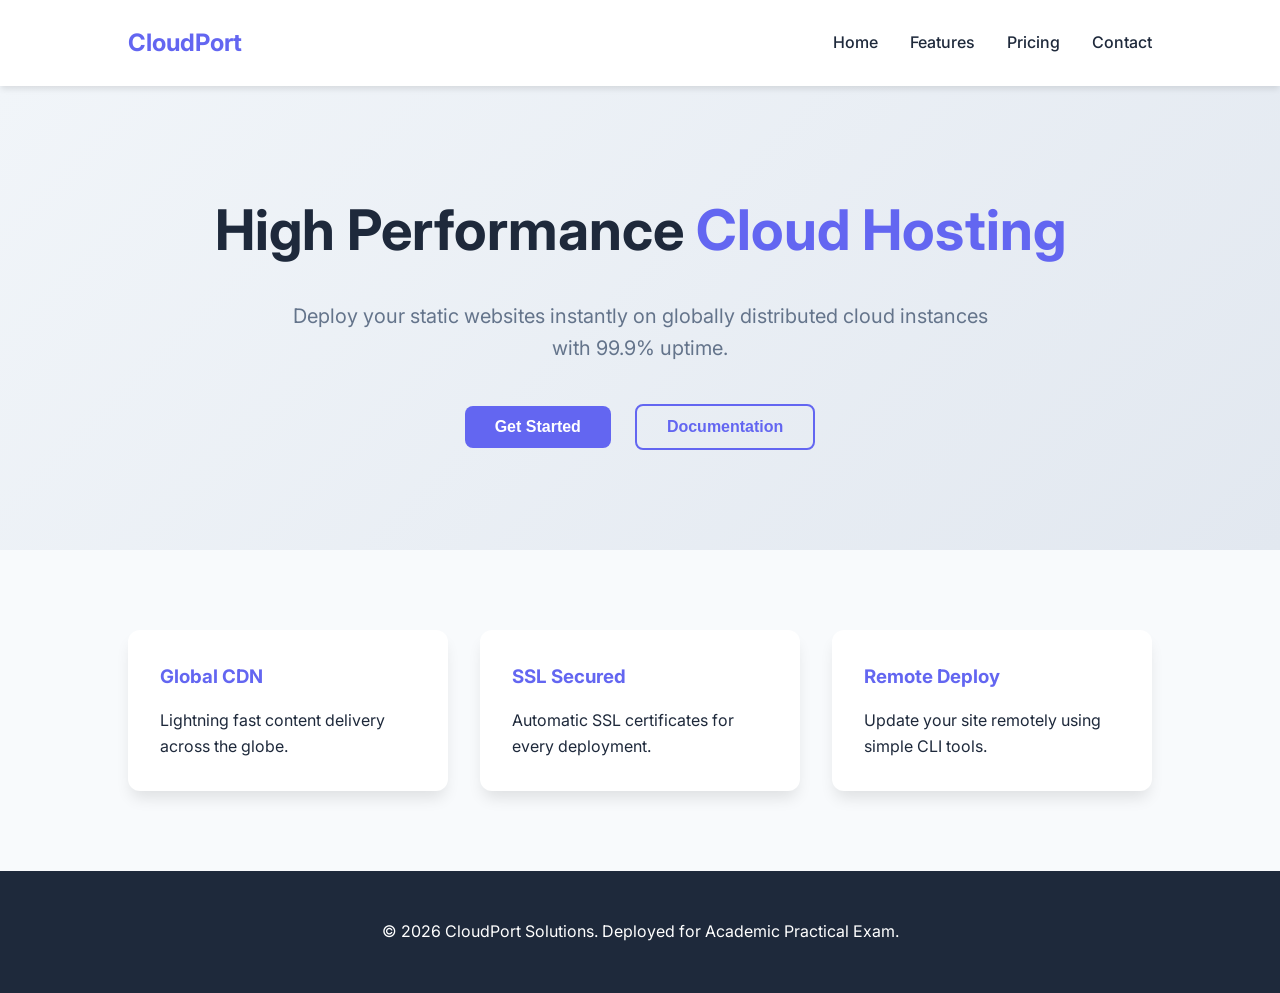
<file: cc-static-website/website/index.html>
<!DOCTYPE html>
<html lang="en">
<head>
    <meta charset="UTF-8">
    <meta name="viewport" content="width=device-width, initial-scale=1.0">
    <title>Cloud Hosting | Premium Static Site</title>
    <link rel="stylesheet" href="style.css">
</head>
<body>
    <header>
        <nav>
            <div class="logo">CloudPort</div>
            <ul>
                <li><a href="#">Home</a></li>
                <li><a href="#">Features</a></li>
                <li><a href="#">Pricing</a></li>
                <li><a href="#">Contact</a></li>
            </ul>
        </nav>
    </header>

    <main>
        <section class="hero">
            <h1>High Performance <span class="accent">Cloud Hosting</span></h1>
            <p>Deploy your static websites instantly on globally distributed cloud instances with 99.9% uptime.</p>
            <div class="cta-buttons">
                <button class="primary-btn">Get Started</button>
                <button class="secondary-btn">Documentation</button>
            </div>
        </section>

        <section class="features">
            <div class="feature-card">
                <h3>Global CDN</h3>
                <p>Lightning fast content delivery across the globe.</p>
            </div>
            <div class="feature-card">
                <h3>SSL Secured</h3>
                <p>Automatic SSL certificates for every deployment.</p>
            </div>
            <div class="feature-card">
                <h3>Remote Deploy</h3>
                <p>Update your site remotely using simple CLI tools.</p>
            </div>
        </section>
    </main>

    <footer>
        <p>&copy; 2026 CloudPort Solutions. Deployed for Academic Practical Exam.</p>
    </footer>
</body>
</html>
</file>
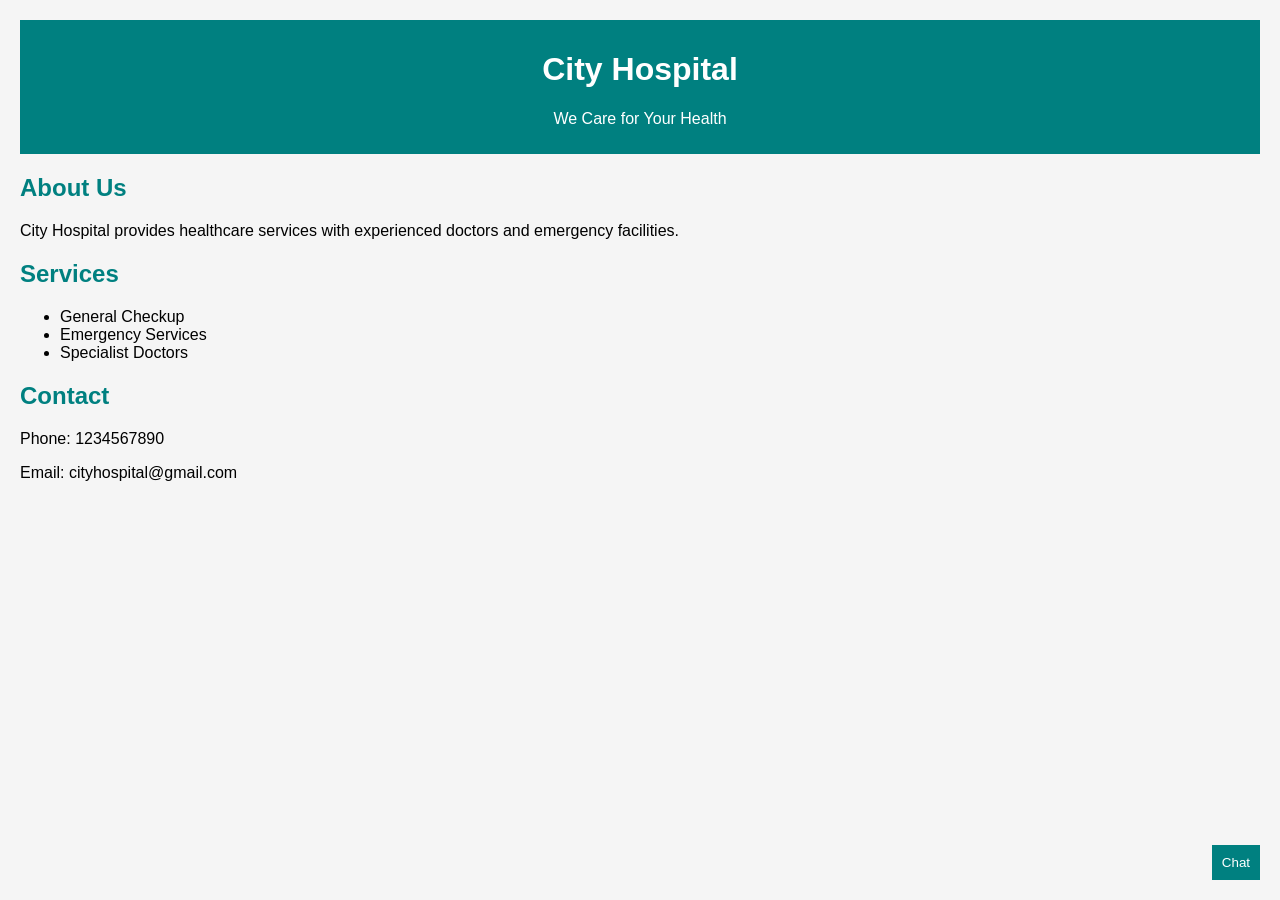
<file: ai/a5.html>
<!DOCTYPE html>
<html>

<head>

    <title>City Hospital</title>

    <style>

        body {
            font-family: Arial;
            margin: 0;
            background: whitesmoke;
            padding: 20px;
        }

        header {
            background: teal;
            color: white;
            text-align: center;
            padding: 10px;
        }

        h2 {
            color: teal;
        }

        section {
            margin-bottom: 20px;
        }

        .chat-btn {
            position: fixed;
            bottom: 20px;
            right: 20px;
            background: teal;
            color: white;
            border: none;
            padding: 10px;
            cursor: pointer;
        }

        .chatbox {
            display: none;
            position: fixed;
            bottom: 60px;
            right: 20px;
            width: 250px;
            background: white;
            border: 1px solid gray;
            padding: 10px;
        }

        .messages {
            height: 120px;
            overflow-y: auto;
            border: 1px solid lightgray;
            margin-bottom: 10px;
            padding: 5px;
        }

        .user {
            color: blue;
            text-align: right;
        }

        .bot {
            color: green;
        }

    </style>

</head>

<body>

<header>

    <h1>City Hospital</h1>

    <p>We Care for Your Health</p>

</header>


<section>

    <h2>About Us</h2>

    <p>
        City Hospital provides healthcare services with experienced doctors
        and emergency facilities.
    </p>

</section>


<section>

    <h2>Services</h2>

    <ul>
        <li>General Checkup</li>
        <li>Emergency Services</li>
        <li>Specialist Doctors</li>
    </ul>

</section>


<section>

    <h2>Contact</h2>

    <p>Phone: 1234567890</p>

    <p>Email: cityhospital@gmail.com</p>

</section>


<button class="chat-btn" onclick="toggleChat()">
    Chat
</button>


<section class="chatbox" id="chatbox">

    <h3>Help Desk</h3>

    <section class="messages" id="chat"></section>

    <input type="text" id="msg">

    <button onclick="send()">Send</button>

</section>


<script>

function toggleChat() {

    let box = document.getElementById("chatbox");

    if(box.style.display == "block")
        box.style.display = "none";

    else
        box.style.display = "block";
}



function send() {

    let input = document.getElementById("msg");

    let text = input.value.toLowerCase();

    let chat = document.getElementById("chat");

    if(text == "")
        return;

    chat.innerHTML += "<p class='user'>" + text + "</p>";

    let reply = "";

    if(text.includes("appointment"))
        reply = "Appointments available from 9AM to 5PM.";

    else if(text.includes("doctor"))
        reply = "Specialist doctors are available.";

    else if(text.includes("emergency"))
        reply = "Emergency services are available 24/7.";

    else if(text.includes("hello"))
        reply = "Hello! How can I help you?";

    else
        reply = "Please contact hospital staff.";

    chat.innerHTML += "<p class='bot'>" + reply + "</p>";

    input.value = "";

    chat.scrollTop = chat.scrollHeight;
}

</script>

</body>

</html>
</file>
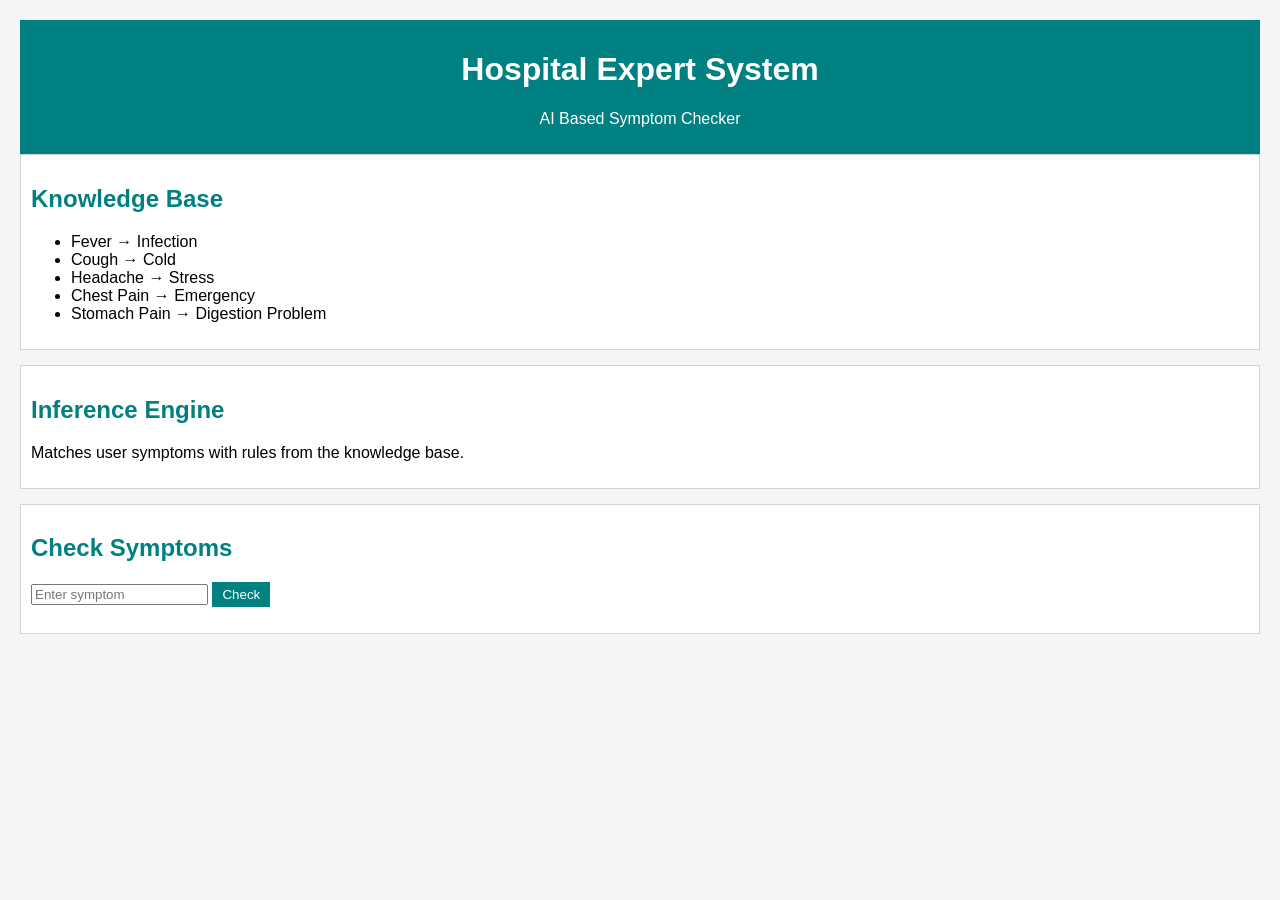
<file: ai/a6.html>
<!DOCTYPE html>
<html>

<head>

    <title>Hospital Expert System</title>

    <style>
        body {
            font-family: Arial;
            margin: 0;
            background: whitesmoke;
            padding: 20px;
        }

        header {
            background: teal;
            color: white;
            text-align: center;
            padding: 10px;
        }

        h2 {
            color: teal;
        }

        section {
            background: white;
            border: 1px solid lightgray;
            padding: 10px;
            margin-bottom: 15px;
        }

        button {
            background: teal;
            color: white;
            border: none;
            padding: 5px 10px;
        }

        #result {
            color: green;
            font-weight: bold;
        }
    </style>

</head>

<body>

    <header>

        <h1>Hospital Expert System</h1>

        <p>AI Based Symptom Checker</p>

    </header>


    <section>

        <h2>Knowledge Base</h2>

        <ul>
            <li>Fever → Infection</li>
            <li>Cough → Cold</li>
            <li>Headache → Stress</li>
            <li>Chest Pain → Emergency</li>
            <li>Stomach Pain → Digestion Problem</li>
        </ul>

    </section>


    <section>

        <h2>Inference Engine</h2>

        <p>
            Matches user symptoms with rules from the knowledge base.
        </p>

    </section>


    <section>

        <h2>Check Symptoms</h2>

        <input type="text" id="symptom" placeholder="Enter symptom">

        <button onclick="diagnose()">
            Check
        </button>

        <p id="result"></p>

    </section>


    <script>


        // KNOWLEDGE BASE

        const knowledgeBase = {

            fever:
                "Possible Infection. Consult doctor.",

            cough:
                "Possible Cold. Drink warm fluids.",

            headache:
                "Take proper rest.",

            "chest pain":
                "Emergency! Visit hospital immediately.",

            stomach:
                "Possible digestion problem."
        };




        // INFERENCE ENGINE

        function diagnose() {

            let input =
                document.getElementById("symptom")
                    .value
                    .toLowerCase();

            let output =
                "No matching rule found.";


            for (let symptom in knowledgeBase) {

                if (input.includes(symptom)) {

                    output = knowledgeBase[symptom];

                    break;
                }
            }

            document.getElementById("result").innerText = output;
        }

    </script>

</body>

</html>
</file>
<file: cc-static-website/website/style.css>
@import url('https://fonts.googleapis.com/css2?family=Inter:wght@300;400;600;700&display=swap');

:root {
    --primary: #6366f1;
    --secondary: #4f46e5;
    --dark: #1e293b;
    --light: #f8fafc;
    --accent: #10b981;
}

* {
    margin: 0;
    padding: 0;
    box-sizing: border-box;
}

body {
    font-family: 'Inter', sans-serif;
    background-color: var(--light);
    color: var(--dark);
    line-height: 1.6;
}

header {
    background: white;
    padding: 1.5rem 10%;
    box-shadow: 0 4px 6px -1px rgba(0, 0, 0, 0.1);
    position: sticky;
    top: 0;
    z-index: 100;
}

nav {
    display: flex;
    justify-content: space-between;
    align-items: center;
}

.logo {
    font-size: 1.5rem;
    font-weight: 700;
    color: var(--primary);
}

nav ul {
    display: flex;
    list-style: none;
}

nav ul li {
    margin-left: 2rem;
}

nav ul li a {
    text-decoration: none;
    color: var(--dark);
    font-weight: 500;
    transition: color 0.3s;
}

nav ul li a:hover {
    color: var(--primary);
}

.hero {
    text-align: center;
    padding: 100px 10%;
    background: linear-gradient(135deg, #f1f5f9 0%, #e2e8f0 100%);
}

.hero h1 {
    font-size: 3.5rem;
    margin-bottom: 1.5rem;
    color: var(--dark);
}

.accent {
    color: var(--primary);
}

.hero p {
    font-size: 1.25rem;
    color: #64748b;
    max-width: 700px;
    margin: 0 auto 2.5rem;
}

.cta-buttons button {
    padding: 12px 30px;
    font-size: 1rem;
    font-weight: 600;
    border-radius: 8px;
    cursor: pointer;
    transition: all 0.3s;
    margin: 0 10px;
}

.primary-btn {
    background: var(--primary);
    color: white;
    border: none;
}

.primary-btn:hover {
    background: var(--secondary);
    transform: translateY(-2px);
}

.secondary-btn {
    background: transparent;
    border: 2px solid var(--primary);
    color: var(--primary);
}

.secondary-btn:hover {
    background: var(--primary);
    color: white;
}

.features {
    display: grid;
    grid-template-columns: repeat(auto-fit, minmax(300px, 1fr));
    gap: 2rem;
    padding: 80px 10%;
}

.feature-card {
    background: white;
    padding: 2rem;
    border-radius: 12px;
    box-shadow: 0 10px 15px -3px rgba(0, 0, 0, 0.1);
    transition: transform 0.3s;
}

.feature-card:hover {
    transform: translateY(-5px);
}

.feature-card h3 {
    margin-bottom: 1rem;
    color: var(--primary);
}

footer {
    text-align: center;
    padding: 3rem;
    background: var(--dark);
    color: white;
}
</file>
